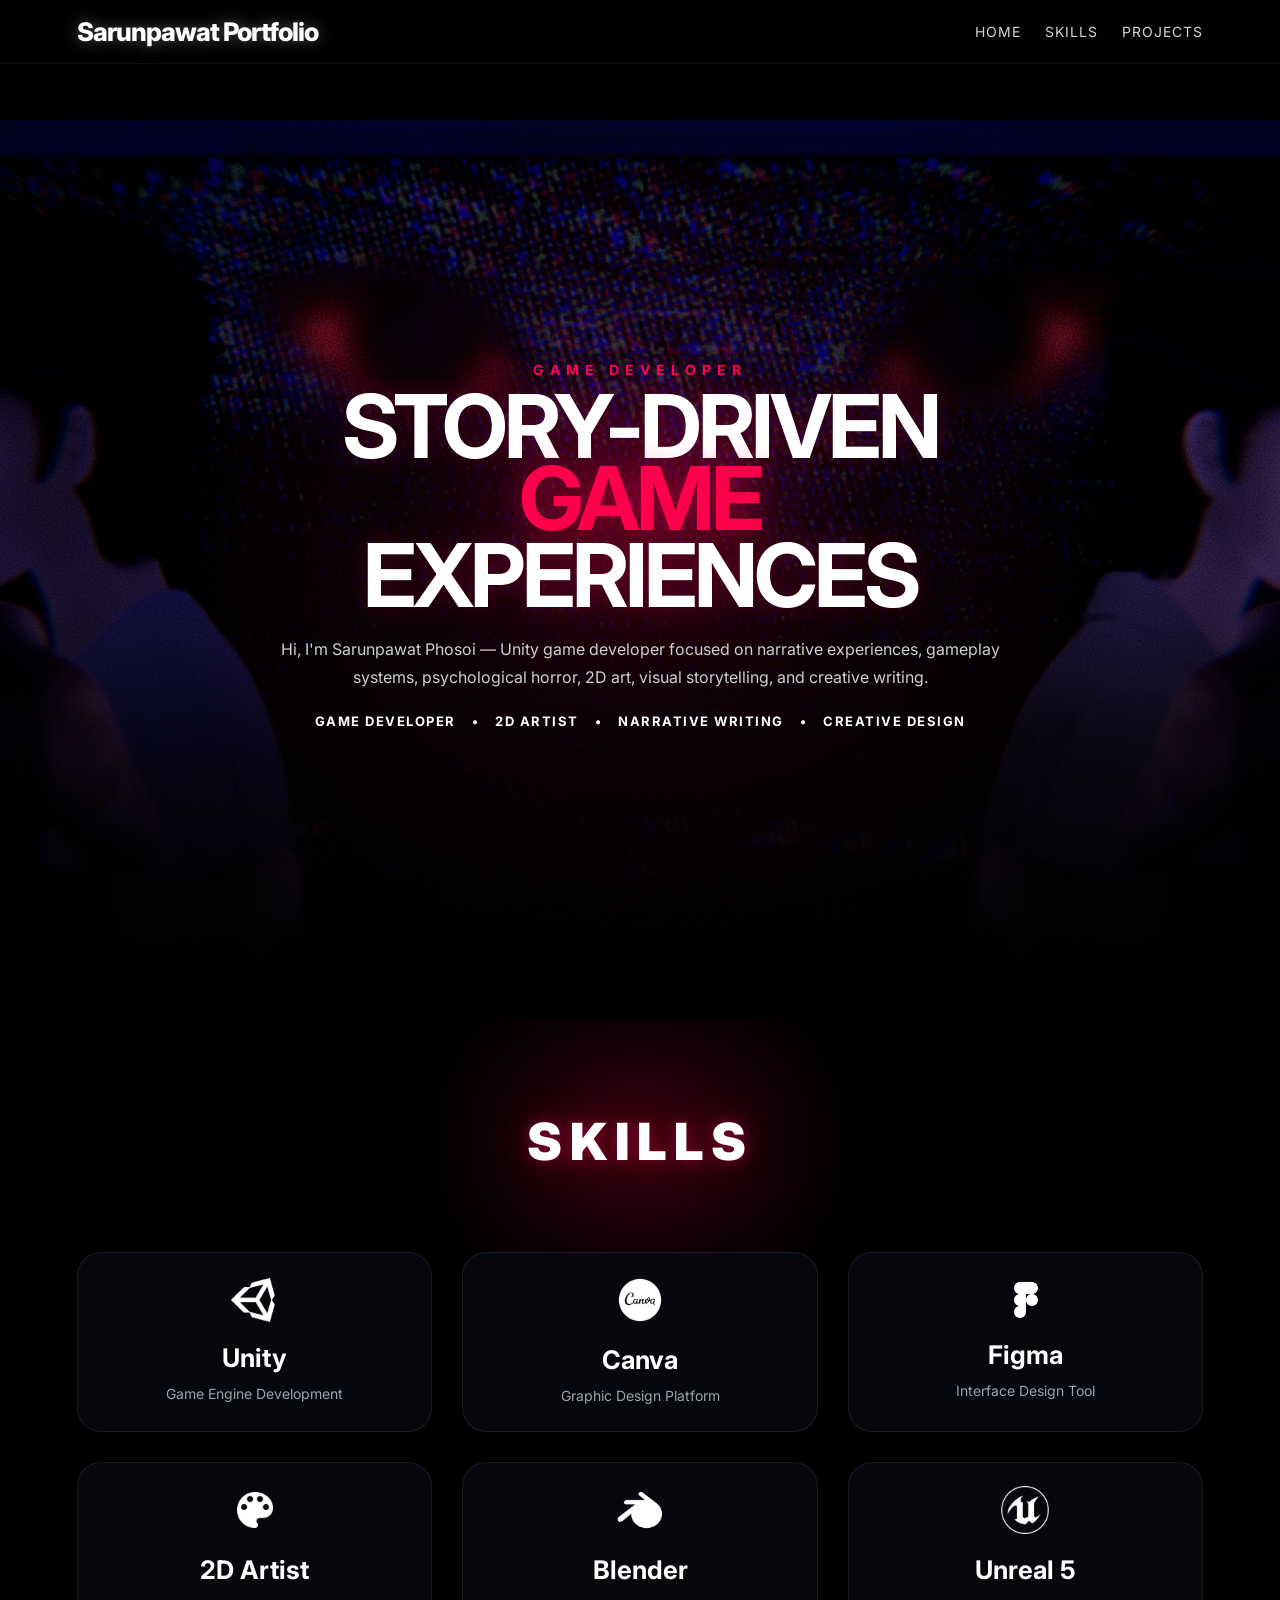
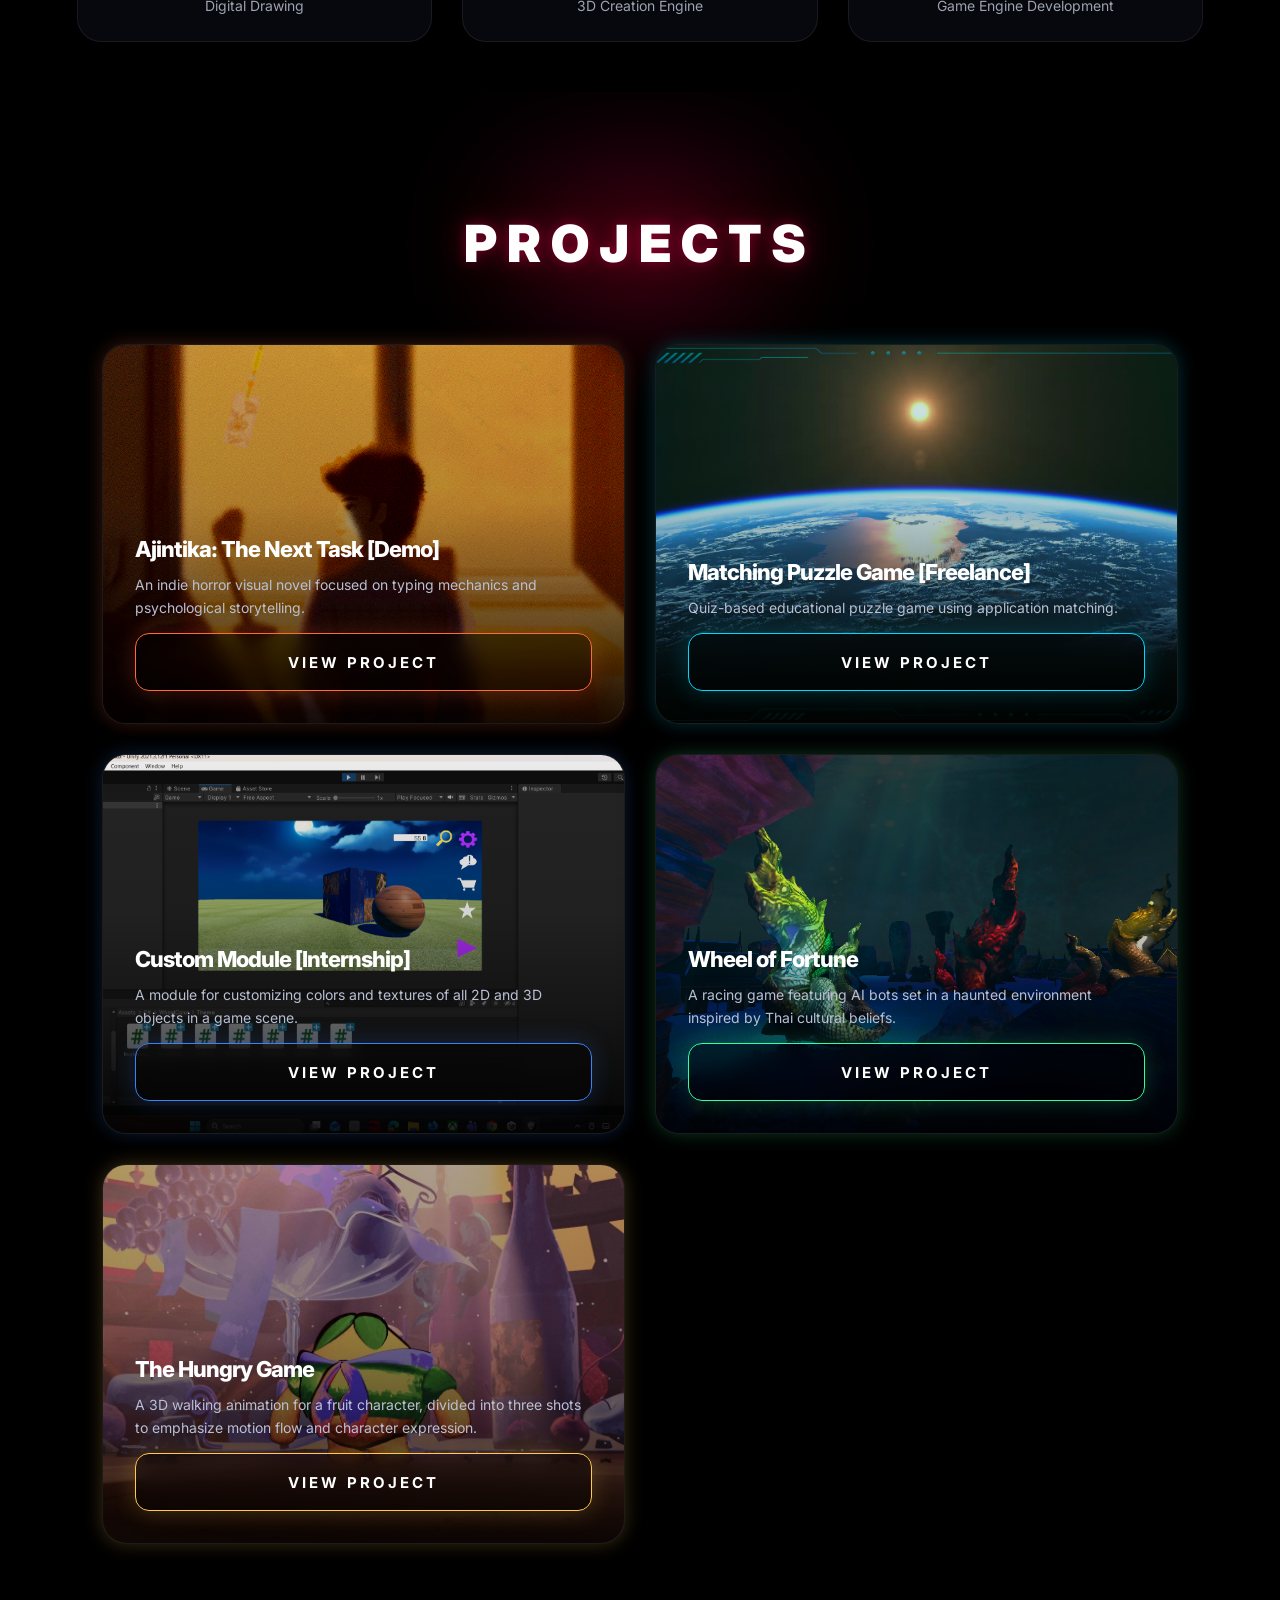
<file: index.html>
<!DOCTYPE html>
<html lang="en">
<head>
    <meta charset="UTF-8">
    <meta name="viewport" content="width=device-width, initial-scale=1.0">
    <title>Game Developer Portfolio</title>

    <link rel="stylesheet" href="style.css">
    <link rel="preconnect" href="https://fonts.googleapis.com">
    <link rel="preconnect" href="https://fonts.gstatic.com" crossorigin>
    <link href="https://fonts.googleapis.com/css2?family=Inter:wght@100..900&display=swap" rel="stylesheet">
</head>
<body>
<header>
    <h1>Sarunpawat Portfolio</h1>

    <nav>
        <a href="#">Home</a>
        <a href="#skills">Skills</a>
        <a href="#projects">Projects</a>
    </nav>
</header>

<section class="hero" id="home">

    <div class="hero-content">

        <span class="hero-tag">
            Game Developer
        </span>

        <h2>
        Story-Driven<br><span>Game</span>
        Experiences
        </h2>

        <p>
            Hi, I'm Sarunpawat Phosoi — Unity game developer focused on
            narrative experiences, gameplay systems, psychological horror,
            2D art, visual storytelling, and creative writing.
        </p>

        <div class="hero-skills">
            <span>Game Developer</span>
            <span>•</span>
            <span>2D Artist</span>
            <span>•</span>
            <span>Narrative Writing</span>
            <span>•</span>
            <span>Creative Design</span>
        </div>

    </div>

</section>


    <section class="skills" id="skills">
        <h2>Skills</h2>

        <div class="skill-grid">
            <div class="card"> <img src="icons/unity.png">
                <h3>Unity</h3>
                <p>Game Engine Development</p>
            </div>
            <div class="card"> <img src="icons/canva.png">
                <h3>Canva</h3>
                <p>Graphic Design Platform</p>
            </div>
            <div class="card"> <img src="icons/figma.png">
                <h3>Figma</h3>
                <p>Interface Design Tool</p>
            </div>
            <div class="card"> <img src="icons/art.png">
                <h3>2D Artist</h3>
                <p>Digital Drawing</p>
            </div>
            <div class="card"> <img src="icons/blender.png">
                <h3>Blender</h3>
                <p>3D Creation Engine</p>
            </div>
            <div class="card"> <img src="icons/unreal.png">
                <h3>Unreal 5</h3>
                <p>Game Engine Development</p>
            </div>

        </div>
    </section>

<section class="projects" id="projects">
    <h2>Projects</h2>

    <div class="project-grid">

        <div class="project-card horror-card">
            <div class="project-image">
                <img src="images/TheNextTask-Ajintika.png" alt="">
            </div>

            <div class="project-info">
                <h3>Ajintika: The Next Task [Demo]</h3>

                <p>
                    An indie horror visual novel focused on typing mechanics
                    and psychological storytelling.
                </p>

                <a href="TheNextTask-Ajintika.html" 
                >
                    View Project
                </a>
            </div>
        </div>

        <div class="project-card puzzle-card">
            <div class="project-image">
                <img src="images/GisdaProject.png" alt="">
            </div>

            <div class="project-info">
                <h3>Matching Puzzle Game [Freelance]</h3>

                <p>
                    Quiz-based educational puzzle game using application matching.
                </p>

                <a href="PuzzleGame.html">
                    View Project
                </a>
            </div>
        </div>

        <div class="project-card module-card">
            <div class="project-image">
                <img src="images/CustomModule.png" alt="">
            </div>

            <div class="project-info">
                <h3>Custom Module [Internship]</h3>

                <p>
                    A module for customizing colors and textures of all 2D and 3D objects in a game scene.
                </p>

                <a href="CustomModule.html"
               >
                    View Project
                </a>
            </div>
        </div>


        <div class="project-card racing-card">
            <div class="project-image">
                <img src="images/WheelOfFortune.png" alt="">
            </div>

            <div class="project-info">
                <h3>Wheel of Fortune</h3>

                <p>
                    A racing game featuring AI bots set in a haunted environment inspired by Thai cultural beliefs.
                </p>

                <a href="WheelOfFortune.html"
                >
                    View Project
                </a>
            </div>
        </div>

        <div class="project-card anime-card">
            <div class="project-image">
                <img src="images/HungryGame.jpg" alt="">
            </div>

            <div class="project-info">
                <h3>The Hungry Game</h3>

                <p>
                    A 3D walking animation for a fruit character, divided into three shots to emphasize motion flow and character expression.
                </p>

                <a href="TheHungryGame.html"
               >
                    View Project
                </a>
            </div>
        </div>

        
        <div class="project-card limited-card" id="limited-project">

            <div class="project-image">

                <img src="images/limited-project.png" alt="">

            </div>

            <div class="project-info limited-info">

            <span class="limited-tag">
                LIMITED PROJECT • 48 HOURS
            </span>

            <h3>
                [ SECRET ]
                RECIPE FOR VICTORY
            </h3>

            <p>
                ฝากข้อความถึงพี่เจา ที่กำลังจะไปแข่งวันที่ 26 กับ 29 นี้
            </p>

            <button class="open-popup-btn" id="openPopup">
                View Card
            </button>

            </div>

        </div>

    </div>
</section>

<div class="message-popup" id="messagePopup">

    <div class="popup-card">

        <button class="close-popup" id="closePopup">
            ✕
        </button>

        <img src="images/secret-message.png">

        <div class="popup-content">

            <h2>
                FOR YOU!
            </h2>

            <p>
                
                สู้ๆ ครับพี่เจา ก่อนไปแข่งก็พักผ่อนเยอะๆ นะ เอารางวัลกลับมาอวดผมด้วยเด้อ ❤️


                <br>
                คำคมกระตุกจิตกระชากใจ "ผู้ชนะ ไม่ใช่คนที่ไม่เคยแพ้ แต่เป็นคนที่ไม่เคยล้มเลิก ในสิ่งที่ทำ"
                <br>
                
                ปล. ผมยืมมาจากในเน็ต555
            </p>

        </div>

    </div>

</div>

<script>
window.addEventListener("scroll", function(){

    const header = document.querySelector("header");

    header.classList.toggle(
        "scrolled",
        window.scrollY > 50
    );

});
</script>

<script>
const project = document.getElementById("limited-project");

const startDate = new Date("2026-05-25T00:00:00");
const endDate = new Date("2026-05-27T00:00:00");

const now = new Date();

if(now < startDate || now > endDate){

    project.style.display = "none";
}
</script>

<script>

const popup = document.getElementById("messagePopup");

const openBtn = document.getElementById("openPopup");

const closeBtn = document.getElementById("closePopup");


// OPEN

openBtn.addEventListener("click", () => {

    popup.classList.add("active");
});


// CLOSE

closeBtn.addEventListener("click", () => {

    popup.classList.remove("active");
});


// CLICK OUTSIDE

popup.addEventListener("click", (e) => {

    if(e.target === popup){

        popup.classList.remove("active");
    }
});

</script>

</body>
</html>
</file>
<file: style.css>
*{
    margin:0;
    padding:0;
    box-sizing:border-box;
}

html,
body{
    overflow-x:hidden;
    width:100%;
}

html{
    scroll-behavior:smooth;
    scroll-padding-top:100px;
}

body{

    font-family: "Inter", sans-serif !important;
    color:white;
    padding-top:120px;
    background:#000;
    overflow-x:hidden;
}

/* ===== CRT OVERLAY ===== */
body::before{
    content:'';
    position:fixed;
    top:0;
    left:0;
    width:100%;
    height:100%;
    z-index:1;
    pointer-events:none;

    background:
    repeating-linear-gradient(
        to bottom,
        rgba(255,255,255,0.03),
        rgba(255,255,255,0.03) 1px,
        transparent 1px,
        transparent 3px
    );

    opacity:0.15;
}
/* ===== HEADER ===== */
header{
    position:fixed;
    top:0;
    left:0;
    width:100%;
    padding:
    16px
    6%;
    display:flex;
    justify-content:space-between;
    align-items:center;
    z-index:99999;
    background:
    rgba(0,0,0,0.72);
    backdrop-filter:blur(14px);
    border-bottom:
    1px solid rgba(255,255,255,0.06);
    box-shadow:
    0 0 30px rgba(0,0,0,0.35);
    transition:0.35s ease;
}

header.scrolled{
    background:rgba(3,5,18,0.95);
    box-shadow:0 0 40px rgba(255,0,80,0.12);
    border-bottom:
    1px solid rgba(255,255,255,0.06);
}

header h1{
    font-size:clamp(24px, 2vw, 35px);
    font-weight:800;
    letter-spacing:-1px;
    color:white;
    text-shadow:0 0 15px rgba(255,255,255,0.35);
}

header p{
    display:none;
}

/* ===== NAV ===== */

nav{
    display:flex;
    align-items:center;
    gap:24px;
}

nav a{
    position:relative;
    color:#d1d5db;
    text-decoration:none;
    font-size:14px;
    letter-spacing:1px;
    text-transform:uppercase;
    transition:0.35s;
}

nav a::after{
    content:"";
    position:absolute;
    left:0;
    bottom:-8px;
    width:0%;
    height:2px;
    background:#ff0055;
    transition:0.35s;
    box-shadow:0 0 12px #ff0055;
}

nav a:hover{
    color:white;
}

nav a:hover::after{
    width:100%;
}

/* ===== HERO ===== */

.hero{

    position:relative;
    min-height:100vh;

    display:flex;
    justify-content:center;
    align-items:center;

    text-align:center;

    padding:120px 6% 80px;

    overflow:hidden;

    background:
    linear-gradient(
    to bottom,
    rgba(0,0,0,0.45) 0%,
    rgba(0,0,0,0.55) 40%,
    rgba(0,0,0,0.88) 82%,
    rgba(0,0,0,0.98) 100%
    ),
    url("images/bg-span.png");

    background-size:cover;
    background-position:center;
    background-repeat:no-repeat;
}

.hero::before{
    content:"";
    position:absolute;
    inset:0;

    background:
    radial-gradient(
    circle at center,
    rgba(255,0,85,0.10),
    transparent 60%
    );

    pointer-events:none;
}

.hero::after{
    content:"";
    position:absolute;
    inset:0;

    background:
    linear-gradient(
    to top,
    rgba(0,0,0,0.95),
    transparent 45%
    );

    pointer-events:none;
}

.hero-content{

    position:relative;
    z-index:2;

    width:100%;
    max-width:1000px;
    margin:auto;

    transform:translateY(-45px);
}

.hero-tag{

    color:#ff0055;

    font-size:14px;

    font-weight:700;

    letter-spacing:6px;

    text-transform:uppercase;

    margin-bottom:10px;

    display:block;
}

.hero-content h2{

    font-size:88px;

    font-weight:700;

    line-height:0.88;

    letter-spacing:-4px;

    margin-bottom:22px;

    text-transform:uppercase;

    text-shadow:
    0 0 24px rgba(255,0,85,0.22);
}

.hero-content h2 span{
    display:block;

    margin-top:-6px;

    color:#ff004c;

    text-shadow:
    0 0 30px rgba(255,0,85,0.45);
}

.hero-skills{
    margin-top:22px;
    display:flex;
    justify-content:center;
    gap:16px;
    flex-wrap:wrap;
}

.hero-skills span{
    color:white;
    font-size:clamp(13px, 1vw, 20px);
    font-weight:700;
    letter-spacing:1.5px;
    text-transform:uppercase;
}

.hero-content p{

    font-size:16px;

    line-height:1.7;

    max-width:720px;

    margin:0 auto;

    color:#cfcfcf;
}

/* ===== SECTION ===== */
section{

    padding:90px 6%;
}

/* ===== SECTION TITLE ===== */
section h2{
    position:relative;

    font-size:clamp(34px, 4vw, 58px);
    margin-bottom:80px;

    text-transform:uppercase;
    letter-spacing:8px;

    color:white;

    text-align:center;

    font-weight:900;

    text-shadow:
    0 0 12px rgba(255,0,85,0.35),
    0 0 32px rgba(255,0,85,0.28),
    0 0 80px rgba(255,0,85,0.20);
}

section h2::before{
    content:"";

    position:absolute;

    left:50%;
    top:50%;

    transform:
    translate(-50%,-50%);

    width:420px;
    height:180px;

    background:
    radial-gradient(
    circle,
    rgba(255,0,85,0.32) 0%,
    rgba(255,0,85,0.18) 35%,
    rgba(255,0,85,0.08) 60%,
    transparent 80%
    );

    filter:blur(55px);

    z-index:-1;

    pointer-events:none;
}


/* ===== SKILLS ===== */

.skill-grid{

    display:grid;

    position:relative;

    z-index:5;

    margin:
    40px auto 0;

    grid-template-columns:
    repeat(3, 1fr);

    gap:30px;

    align-items:stretch;

    max-width:1400px;
}

.card{

    position:relative;

    height:180px;

    padding:28px;

    display:flex;

    justify-content:center;
    align-items:center;

    flex-direction:column;

    padding:40px;

    border-radius:24px;

    overflow:hidden;

    background:
        rgba(10,10,20,0.7);

    backdrop-filter:blur(10px);

    border:
        1px solid rgba(255,255,255,0.08);

    transition:0.4s;
}

.card::before{

    content:'';

    position:absolute;

    inset:0;

    background:
        linear-gradient(
            135deg,
            rgba(255,32,78,0.15),
            transparent,
            rgba(122,0,255,0.1)
        );

    opacity:0;

    transition:0.4s;
}

.card:hover{

    transform:
        translateY(-10px) scale(1.02);

    border:
        1px solid rgba(255,32,78,0.4);

    box-shadow:
        0 0 40px rgba(255,32,78,0.2);
}

.card:hover::before{
    opacity:1;
}

.card img{
    width:48px;

    margin-bottom:20px;

    transition:0.4s;

    filter:
        brightness(0)
        invert(1);
}

.card:hover img{

    filter:
        brightness(0)
        saturate(100%)
        invert(23%)
        sepia(93%)
        saturate(7480%)
        hue-rotate(337deg)
        brightness(102%)
        contrast(102%)

        drop-shadow(
            0 0 12px rgba(255,32,78,0.7)
        );
}
.card h3{

    font-size:clamp(22px, 2vw, 30px);

    margin-bottom:10px;
}

.card p{

    color:#9ca3af;
    font-size:clamp(14px, 1vw, 18px);
    text-align:center;

    line-height:1.6;
}

/* ===== PROJECTS ===== */

.projects{
    margin-top:-40px;
    padding:120px 8%;
    position:relative;
    z-index:2;
}



/* ===== TITLE ===== */

.projects h2{

    font-size:clamp(34px, 4vw, 58px);
    text-align:center;

    margin-bottom:70px;

    color:white;

    letter-spacing:10px;
    text-transform:uppercase;

    font-weight:900;

}


/* ===== GRID ===== */

.project-grid{

    display:grid;

    grid-template-columns:
    repeat(auto-fit, minmax(340px, 1fr));

    gap:30px;

    align-items:start;

    max-width:1400px;

    margin:auto;
}

/* =========================================
   CONTENT
========================================= */

.project-info{

    position:absolute;

    left:0;
    bottom:0;

    z-index:2;

    padding:32px;

    width:100%;
}

.project-info h3{

    font-size:22px;

    line-height:1.1;

    line-height:1;

    margin-bottom:14px;

    color:white;

    font-weight:800;

    letter-spacing:-1px;
}


.project-info p{

    font-size:14px;

    line-height:1.6;

    color:#b9c0d4;

    margin-bottom:14px;

    max-width:100%;
}

/* ===== CARD ===== */

.project-card{

    --accent:#ff0055;
    --accentGlow:rgba(255,0,85,0.18);

    position:relative;

    height:clamp(380px, 38vw, 360px);

    overflow:hidden;

    border-radius:24px;

    background:#090909;

    border:1px solid rgba(255,255,255,0.08);

    transition:0.45s ease;

    box-shadow:
        0 0 18px var(--accentGlow),
        0 0 35px rgba(0,0,0,0.45);

    text-decoration:none;
}

/* ===== GLOW LAYER ===== */

.project-card::before{

    content:"";

    position:absolute;

    inset:0;

    background:
        linear-gradient(
            180deg,
            rgba(255,0,85,0.06),
            transparent 30%,
            transparent 70%,
            rgba(0,120,255,0.08)
        );

    opacity:0;

    transition:0.45s;

    z-index:2;
}

.project-card:hover::before{

    opacity:1;
}


/* ===== IMAGE ===== */

.project-image{

    position:absolute;
    inset:0;
}

.project-image img{

    width:100%;
    height:100%;

    object-fit:cover;

    transition:0.6s ease;

    filter:
        brightness(0.92)
        saturate(1.12)
        contrast(1.05);

    transform:scale(1.02);
}


/* ===== OVERLAY ===== */

.project-overlay{

    position:absolute;

    inset:0;

    display:flex;

    flex-direction:column;

    justify-content:flex-end;

    padding:38px;

    background:
        linear-gradient(
            to top,
            rgba(0,0,0,0.82) 8%,
            rgba(0,0,0,0.35) 45%,
            transparent 100%
        );
}

.project-card::after{

    content:"";

    position:absolute;
    inset:0;

    background:
    linear-gradient(
    to top,
    rgba(0,0,0,0.88) 0%,
    rgba(0,0,0,0.45) 30%,
    rgba(0,0,0,0.12) 58%,
    rgba(0,0,0,0.02) 100%
    );

    z-index:1;
}

/* ===== TAG ===== */

.project-overlay span{

    font-size:11px;

    letter-spacing:4px;
}


/* ===== TITLE ===== */

.project-overlay h3{

    font-size:clamp(28px, 3vw, 48px);

    line-height:0.95;

    font-weight:900;

    letter-spacing:-2px;

    text-shadow:
        0 0 25px rgba(0,0,0,0.55);
}

.project-btn{

    width:100%;

    height:58px;

    border-radius:16px;

    border:1px solid #ff4fa3;

    background:
    rgba(0,0,0,0.75);

    color:white;

    font-size:15px;

    font-weight:700;

    letter-spacing:2px;

    text-transform:uppercase;

    cursor:pointer;

    transition:0.35s ease;

    box-shadow:
    0 0 20px rgba(255,0,120,0.18);
}

.project-btn:hover{

    transform:translateY(-3px);

    background:
    rgba(255,0,120,0.08);

    box-shadow:
    0 0 35px rgba(255,0,120,0.32);
}

/* ===== HOVER ===== */

.project-card:hover{

    transform:
        translateY(-8px);

    border-color:var(--accent);

    box-shadow:
        0 0 18px var(--accentGlow),
        0 0 42px var(--accentStrong);
}

.project-card:hover img{

    transform:scale(1.06);

    filter:
        brightness(0.88)
        saturate(1.15)
        drop-shadow(
            0 0 20px var(--accentGlow)
        );
}

.project-info a:hover{

    transform:scale(1.05);

    background:rgba(255,255,255,0.06);

    border-color:var(--accent);

    box-shadow:
        0 0 35px var(--accentGlow)
}


/* ===== MOBILE ===== */

@media(max-width:1100px){

    .project-grid{

        grid-template-columns:
            repeat(2,1fr);
    }
}

@media(max-width:700px){

    .projects h2{

        font-size:52px;
    }

    .project-grid{

        grid-template-columns:1fr;
    }

    .project-card{

        height:500px;
    }
}
/* ===== BUTTON ===== */

.project-info a{

    display:flex;

    justify-content:center;
    align-items:center;

    width:100%;

    height:58px;

    border-radius:14px;

    text-decoration:none;

    font-size:15px;

    font-weight:700;

    letter-spacing:3px;

    text-transform:uppercase;

    color:white;

    border:1px solid var(--accent);

    background:
        rgba(0,0,0,0.35);

    backdrop-filter:blur(10px);

    transition:0.35s ease;

    box-shadow:
        0 0 25px var(--accentGlow);
}

.project-info a:hover{

    transform:scale(1.05);

    background:rgba(255,255,255,0.06);

    border-color:var(--accent);

    box-shadow:
        0 0 35px var(--accentGlow)

}


/* ===== FOOTER ===== */

footer{

    padding:80px;

    text-align:center;

    color:#888;
}

/* ===== CONTAINER ===== */

.container{

    width:100%;

    width:min(1400px, 100%);

    margin:auto;

    padding:0 40px;
}

/* ===== RESPONSIVE ===== */


@media(max-width:900px){

    .hero{

        padding:110px 6% 70px;
    }

    .hero-content h2{

        font-size:clamp(44px, 11vw, 72px);

        letter-spacing:-2px;

        line-height:0.95;
    }

    .hero-content p{

        font-size:17px;

        line-height:1.6;
    }

    .skill-grid{

        grid-template-columns:
        1fr;

        margin-top:-20px;
    }
}

@media(max-width:600px){

    .hero{

        padding:100px 5% 60px;
    }

    .hero-content h2{

        font-size:42px;

        line-height:0.98;
    }

    .hero-tag{

        letter-spacing:4px;
    }
}

@media(max-width:768px){

    .project-card{
        height:420px;
    }

    .project-info{
        padding:24px;
    }

    .project-overlay h3{
        line-height:1.05;
    }
}

/* ========================================
   MOBILE HEADER
======================================== */

@media(max-width:768px){

    header{

        padding:
        14px
        4%;

        gap:16px;

        flex-wrap:wrap;
    }

    .header-left{

        gap:12px;
    }

    header h1{

        font-size:20px;

        line-height:1;
    }

    nav{

        width:100%;

        justify-content:center;

        flex-wrap:wrap;

        gap:14px;
    }

    nav a{

        font-size:11px;

        letter-spacing:1px;
    }
}


/* ========================================
   MOBILE HERO
======================================== */

@media(max-width:768px){

    .hero{

        padding:
        120px
        6%
        70px;
    }

    .hero-content{

        transform:
        translateY(-10px);
    }

    .hero-content h2{

        font-size:64px !important;

        line-height:0.92;

        letter-spacing:-2px;
    }

    .hero-content h2 span{

        margin-top:-2px;
    }

    .hero-content p{

        font-size:15px;

        line-height:1.7;

        max-width:100%;
    }

    .hero-skills{

        gap:10px;

        margin-top:18px;
    }

    .hero-skills span{

        font-size:11px;

        letter-spacing:1px;
    }
}

/* ========================================
   MOBILE BODY
======================================== */

@media(max-width:768px){

    body{
        padding-top:140px;
    }
}

@media(max-width:768px){

    nav{

        width:100%;

        justify-content:center;

        flex-wrap:wrap;

        gap:10px;
    }

    nav a{

        font-size:10px;

        letter-spacing:0.5px;
    }
}

/* ========================================
   EXTRA SMALL PHONE
======================================== */

@media(max-width:480px){

    .hero-content h2{

        font-size:48px !important;
    }

    .hero-content p{

        font-size:14px;
    }

    nav{

        gap:10px;
    }

    nav a{

        font-size:10px;
    }
}

/* ===== CUSTOM FRAME ===== */

/* ===== HORROR ===== */

.horror-card{

    --accent:#ff6a3d;

    --accentGlow:
    rgba(255,106,61,0.22);

    --accentStrong:
    rgba(255,106,61,0.55);
}


/* ===== RACING ===== */

.racing-card{

    --accent:#35ff9c;

    --accentGlow:
    rgba(53,255,156,0.20);

    --accentStrong:
    rgba(53,255,156,0.48);
}


/* ===== MODULE ===== */

.module-card{

    --accent:#3b82f6;

    --accentGlow:
    rgba(59,130,246,0.22);

    --accentStrong:
    rgba(59,130,246,0.50);
}


/* ===== PUZZLE ===== */

.puzzle-card{

    --accent:#00d9ff;

    --accentGlow:
    rgba(0,217,255,0.22);

    --accentStrong:
    rgba(0,217,255,0.52);
}


/* ===== ANIME ===== */

.anime-card{

    --accent:#ffca4f;

    --accentGlow:
    rgba(255,202,79,0.22);

    --accentStrong:
    rgba(255,202,79,0.50);
}


section,
.hero,
header{

    overflow:hidden;
}


/* ========================================
   POPUP
======================================== */

.message-popup{

    position:fixed;

    inset:0;

    display:flex;

    justify-content:center;
    align-items:center;

    background:rgba(0,0,0,0.78);

    backdrop-filter:blur(12px);

    z-index:999999;

    opacity:0;
    visibility:hidden;

    transition:0.35s ease;
}

/* active */

.message-popup.active{

    opacity:1;
    visibility:visible;
}

/* card */

.popup-card{

    position:relative;

    width:min(760px, 90%);

    border-radius:28px;

    overflow:hidden;

    background:
    linear-gradient(
        145deg,
        #020403 0%,
        #071a12 28%,
        #0d3322 58%,
        #19c37d 100%
    );

    border:
    1px solid rgba(80,255,180,0.22);

    box-shadow:
    0 0 70px rgba(25,195,125,0.22),
    0 0 120px rgba(25,195,125,0.10);

    transform:
    perspective(1200px)
    rotateX(-90deg)
    scale(0.8);

    transform-origin:top center;

    transition:0.65s cubic-bezier(.2,.8,.2,1);
}

/* animation */

.message-popup.active .popup-card{

    transform:
    perspective(1200px)
    rotateX(0deg)
    scale(1);
}

/* image */

.popup-card img{

    width:100%;

    height:260px;

    object-fit:contain;

    object-position:center;

    display:block;
}

/* content */

.popup-content{

    padding:42px;
}

.popup-content h2{

    font-size:42px;

    margin-bottom:20px;

    text-align:center;

    color:#1de2cbdf;

    text-shadow:
    0 0 20px rgba(120,255,190,0.28);
}

.popup-content p{

    line-height:1.9;

    color:#d8fff0;
    text-align:center;
    text-shadow:
    0 0 10px rgba(255,255,255,0.05);

    font-size:17px;
}

/* close */

.close-popup{

    position:absolute;

    top:20px;
    right:20px;

    width:44px;
    height:44px;

    border:none;

    border-radius:50%;

    background:rgba(0,0,0,0.5);

    color:white;

    font-size:20px;

    cursor:pointer;

    z-index:5;
}

.limited-card{

    --accent:#ff3f9c;

    --accentGlow:
    rgba(255,0,140,0.22);

    --accentStrong:
    rgba(255,0,140,0.5);
}

.limited-card .project-image img{

    opacity:0.72;
}

/* BUTTON */

.open-popup-btn{

    width:100%;

    height:58px;

    border-radius:18px;

    border:1px solid #ff3f9c;

    background:
    rgba(0,0,0,0.72);

    color:white;

    font-size:15px;

    font-weight:800;

    letter-spacing:4px;

    text-transform:uppercase;

    cursor:pointer;

    transition:0.35s ease;

    backdrop-filter:blur(10px);

    box-shadow:
    0 0 20px rgba(255,0,140,0.18);
}

.open-popup-btn:hover{

    transform:translateY(-3px);

    background:
    rgba(255,0,140,0.12);

    box-shadow:
    0 0 35px rgba(255,0,140,0.3);
}

.limited-tag{

    display:inline-flex !important;

    align-items:center;

    padding:8px 16px !important;

    margin-bottom:14px !important;

    border-radius:999px;

    background:
    rgba(255,0,140,0.18) !important;

    border:
    1px solid rgba(255,0,140,0.45) !important;

    color:#ff7dc0 !important;

    font-size:11px !important;

    font-weight:800 !important;

    letter-spacing:3px !important;

    text-transform:uppercase;

    box-shadow:
    0 0 20px rgba(255,0,140,0.25);

    backdrop-filter:blur(8px);
}

/* ========================================
   POPUP MOBILE FIX
======================================== */

@media(max-width:768px){

    .popup-card{

        width:min(92vw, 520px);

        margin:auto;

        border-radius:22px;
    }

    .popup-card img{

        width:100%;

        height:auto;

        max-height:220px;

        object-fit:contain;
    }

    .popup-content{

        padding:24px 20px;
    }

    .popup-content h2{

        font-size:clamp(24px, 7vw, 34px);

        line-height:1.15;

        letter-spacing:-1px;

        text-align:center;

        word-break:break-word;

        overflow-wrap:break-word;

        margin-bottom:14px;
    }

    .popup-content p{

        font-size:14px;

        line-height:1.7;
    }

    .close-popup{

        width:38px;
        height:38px;

        top:14px;
        right:14px;

        font-size:18px;
    }
}
</file>
